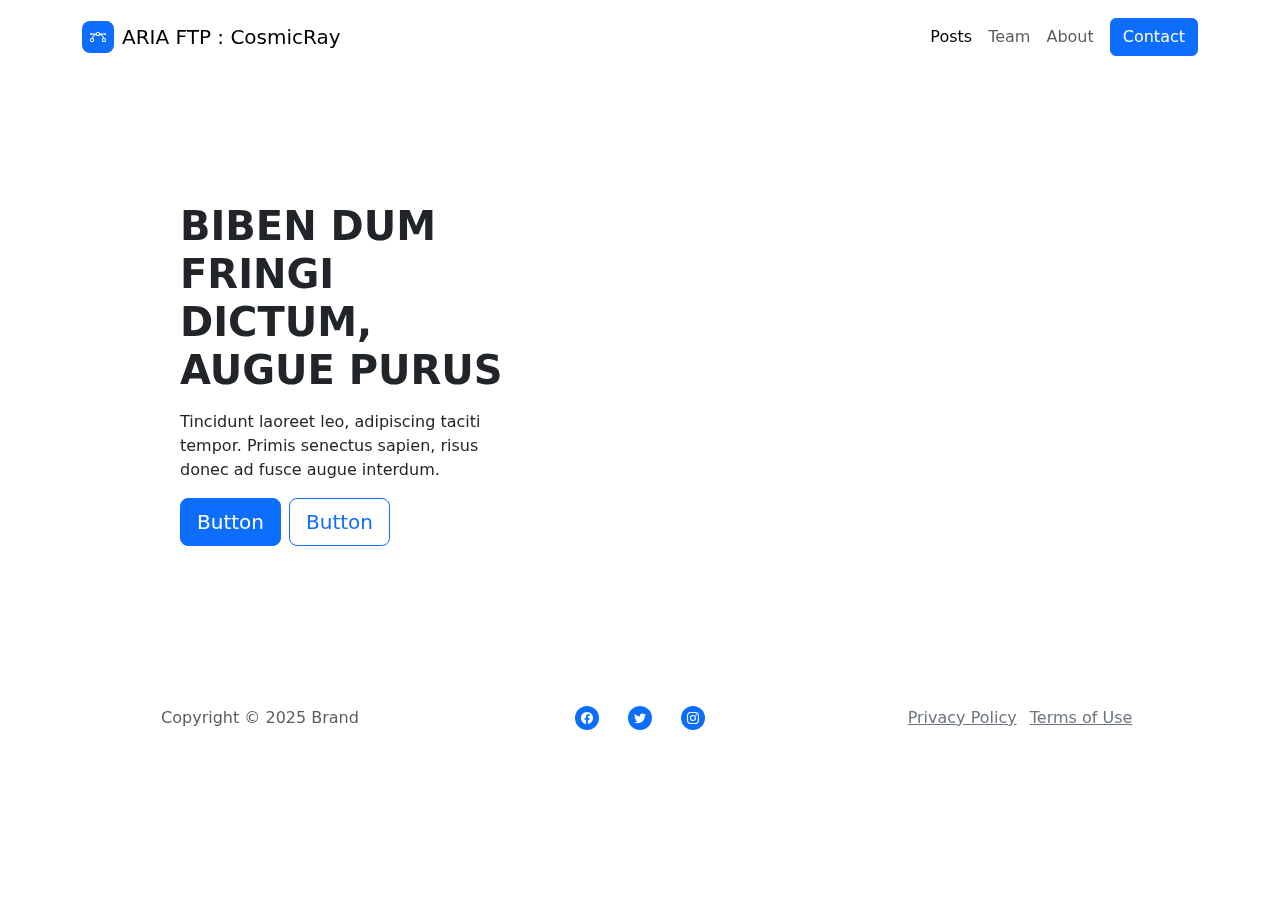
<file: index.html>
<!DOCTYPE html>
<html data-bs-theme="light" lang="en">

<head>
    <meta charset="utf-8">
    <meta name="viewport" content="width=device-width, initial-scale=1.0, shrink-to-fit=no">
    <title>AriaWebPage</title>
    <link rel="stylesheet" href="assets/bootstrap/css/bootstrap.min.css">
    <link rel="stylesheet" href="assets/css/Articles-Cards-images.css">
    <link rel="stylesheet" href="assets/css/Navbar-Right-Links-icons.css">
    <link rel="stylesheet" href="assets/css/untitled.css">
</head>

<body>
    <nav class="navbar navbar-expand-md bg-body py-3" style="background: rgb(230,7,7);color: rgb(7,120,234);">
        <div class="container"><a class="navbar-brand d-flex align-items-center" href="#"><span class="bs-icon-sm bs-icon-rounded bs-icon-primary d-flex justify-content-center align-items-center me-2 bs-icon" href="/"><svg xmlns="http://www.w3.org/2000/svg" width="1em" height="1em" fill="currentColor" viewBox="0 0 16 16" class="bi bi-bezier">
                        <path fill-rule="evenodd" d="M0 10.5A1.5 1.5 0 0 1 1.5 9h1A1.5 1.5 0 0 1 4 10.5v1A1.5 1.5 0 0 1 2.5 13h-1A1.5 1.5 0 0 1 0 11.5v-1zm1.5-.5a.5.5 0 0 0-.5.5v1a.5.5 0 0 0 .5.5h1a.5.5 0 0 0 .5-.5v-1a.5.5 0 0 0-.5-.5h-1zm10.5.5A1.5 1.5 0 0 1 13.5 9h1a1.5 1.5 0 0 1 1.5 1.5v1a1.5 1.5 0 0 1-1.5 1.5h-1a1.5 1.5 0 0 1-1.5-1.5v-1zm1.5-.5a.5.5 0 0 0-.5.5v1a.5.5 0 0 0 .5.5h1a.5.5 0 0 0 .5-.5v-1a.5.5 0 0 0-.5-.5h-1zM6 4.5A1.5 1.5 0 0 1 7.5 3h1A1.5 1.5 0 0 1 10 4.5v1A1.5 1.5 0 0 1 8.5 7h-1A1.5 1.5 0 0 1 6 5.5v-1zM7.5 4a.5.5 0 0 0-.5.5v1a.5.5 0 0 0 .5.5h1a.5.5 0 0 0 .5-.5v-1a.5.5 0 0 0-.5-.5h-1z"></path>
                        <path d="M6 4.5H1.866a1 1 0 1 0 0 1h2.668A6.517 6.517 0 0 0 1.814 9H2.5c.123 0 .244.015.358.043a5.517 5.517 0 0 1 3.185-3.185A1.503 1.503 0 0 1 6 5.5v-1zm3.957 1.358A1.5 1.5 0 0 0 10 5.5v-1h4.134a1 1 0 1 1 0 1h-2.668a6.517 6.517 0 0 1 2.72 3.5H13.5c-.123 0-.243.015-.358.043a5.517 5.517 0 0 0-3.185-3.185z"></path>
                    </svg></span><span href="/">ARIA FTP : CosmicRay</span></a><button data-bs-toggle="collapse" class="navbar-toggler" data-bs-target="#navcol-2"><span class="visually-hidden">Toggle navigation</span><span class="navbar-toggler-icon"></span></button>
            <div class="collapse navbar-collapse" id="navcol-2">
                <ul class="navbar-nav ms-auto">
                    <li class="nav-item"><a class="nav-link active" href="/post1.html">Posts</a></li>
                    <li class="nav-item"><a class="nav-link" href="/team.html">Team</a></li>
                    <li class="nav-item"><a class="nav-link" href="/about.html">About</a></li>
                </ul><a class="btn btn-primary ms-md-2" role="button" href="/contact.html">Contact</a>
            </div>
        </div>
    </nav>
    <div>
        <section>
            <div data-bss-parallax-bg="true" style="height: 600px;background-image: url(https://cdn.bootstrapstudio.io/placeholders/1400x800.png);background-position: center;background-size: cover;">
                <div class="container h-100">
                    <div class="row h-100">
                        <div class="col-md-6 text-center text-md-start d-flex d-sm-flex d-md-flex justify-content-center align-items-center justify-content-md-start align-items-md-center justify-content-xl-center">
                            <div style="max-width: 350px;">
                                <h1 class="text-uppercase fw-bold">Biben dum<br>fringi dictum, augue purus</h1>
                                <p class="my-3">Tincidunt laoreet leo, adipiscing taciti tempor. Primis senectus sapien, risus donec ad fusce augue interdum.</p><a class="btn btn-primary btn-lg me-2" role="button" href="#">Button</a><a class="btn btn-outline-primary btn-lg" role="button" href="#">Button</a>
                            </div>
                        </div>
                    </div>
                </div>
            </div>
        </section>
    </div>
    <footer class="text-center py-4">
        <div class="container">
            <div class="row row-cols-1 row-cols-lg-3">
                <div class="col">
                    <p class="text-muted my-2">Copyright&nbsp;© 2025 Brand</p>
                </div>
                <div class="col">
                    <ul class="list-inline my-2">
                        <li class="list-inline-item me-4">
                            <div class="bs-icon-circle bs-icon-primary bs-icon"><svg xmlns="http://www.w3.org/2000/svg" width="1em" height="1em" fill="currentColor" viewBox="0 0 16 16" class="bi bi-facebook">
                                    <path d="M16 8.049c0-4.446-3.582-8.05-8-8.05C3.58 0-.002 3.603-.002 8.05c0 4.017 2.926 7.347 6.75 7.951v-5.625h-2.03V8.05H6.75V6.275c0-2.017 1.195-3.131 3.022-3.131.876 0 1.791.157 1.791.157v1.98h-1.009c-.993 0-1.303.621-1.303 1.258v1.51h2.218l-.354 2.326H9.25V16c3.824-.604 6.75-3.934 6.75-7.951z"></path>
                                </svg></div>
                        </li>
                        <li class="list-inline-item me-4">
                            <div class="bs-icon-circle bs-icon-primary bs-icon"><svg xmlns="http://www.w3.org/2000/svg" width="1em" height="1em" fill="currentColor" viewBox="0 0 16 16" class="bi bi-twitter">
                                    <path d="M5.026 15c6.038 0 9.341-5.003 9.341-9.334 0-.14 0-.282-.006-.422A6.685 6.685 0 0 0 16 3.542a6.658 6.658 0 0 1-1.889.518 3.301 3.301 0 0 0 1.447-1.817 6.533 6.533 0 0 1-2.087.793A3.286 3.286 0 0 0 7.875 6.03a9.325 9.325 0 0 1-6.767-3.429 3.289 3.289 0 0 0 1.018 4.382A3.323 3.323 0 0 1 .64 6.575v.045a3.288 3.288 0 0 0 2.632 3.218 3.203 3.203 0 0 1-.865.115 3.23 3.23 0 0 1-.614-.057 3.283 3.283 0 0 0 3.067 2.277A6.588 6.588 0 0 1 .78 13.58a6.32 6.32 0 0 1-.78-.045A9.344 9.344 0 0 0 5.026 15z"></path>
                                </svg></div>
                        </li>
                        <li class="list-inline-item">
                            <div class="bs-icon-circle bs-icon-primary bs-icon"><svg xmlns="http://www.w3.org/2000/svg" width="1em" height="1em" fill="currentColor" viewBox="0 0 16 16" class="bi bi-instagram">
                                    <path d="M8 0C5.829 0 5.556.01 4.703.048 3.85.088 3.269.222 2.76.42a3.917 3.917 0 0 0-1.417.923A3.927 3.927 0 0 0 .42 2.76C.222 3.268.087 3.85.048 4.7.01 5.555 0 5.827 0 8.001c0 2.172.01 2.444.048 3.297.04.852.174 1.433.372 1.942.205.526.478.972.923 1.417.444.445.89.719 1.416.923.51.198 1.09.333 1.942.372C5.555 15.99 5.827 16 8 16s2.444-.01 3.298-.048c.851-.04 1.434-.174 1.943-.372a3.916 3.916 0 0 0 1.416-.923c.445-.445.718-.891.923-1.417.197-.509.332-1.09.372-1.942C15.99 10.445 16 10.173 16 8s-.01-2.445-.048-3.299c-.04-.851-.175-1.433-.372-1.941a3.926 3.926 0 0 0-.923-1.417A3.911 3.911 0 0 0 13.24.42c-.51-.198-1.092-.333-1.943-.372C10.443.01 10.172 0 7.998 0h.003zm-.717 1.442h.718c2.136 0 2.389.007 3.232.046.78.035 1.204.166 1.486.275.373.145.64.319.92.599.28.28.453.546.598.92.11.281.24.705.275 1.485.039.843.047 1.096.047 3.231s-.008 2.389-.047 3.232c-.035.78-.166 1.203-.275 1.485a2.47 2.47 0 0 1-.599.919c-.28.28-.546.453-.92.598-.28.11-.704.24-1.485.276-.843.038-1.096.047-3.232.047s-2.39-.009-3.233-.047c-.78-.036-1.203-.166-1.485-.276a2.478 2.478 0 0 1-.92-.598 2.48 2.48 0 0 1-.6-.92c-.109-.281-.24-.705-.275-1.485-.038-.843-.046-1.096-.046-3.233 0-2.136.008-2.388.046-3.231.036-.78.166-1.204.276-1.486.145-.373.319-.64.599-.92.28-.28.546-.453.92-.598.282-.11.705-.24 1.485-.276.738-.034 1.024-.044 2.515-.045v.002zm4.988 1.328a.96.96 0 1 0 0 1.92.96.96 0 0 0 0-1.92zm-4.27 1.122a4.109 4.109 0 1 0 0 8.217 4.109 4.109 0 0 0 0-8.217zm0 1.441a2.667 2.667 0 1 1 0 5.334 2.667 2.667 0 0 1 0-5.334z"></path>
                                </svg></div>
                        </li>
                    </ul>
                </div>
                <div class="col">
                    <ul class="list-inline my-2">
                        <li class="list-inline-item"><a class="link-secondary" href="#">Privacy Policy</a></li>
                        <li class="list-inline-item"><a class="link-secondary" href="#">Terms of Use</a></li>
                    </ul>
                </div>
            </div>
        </div>
    </footer>
    <script src="assets/bootstrap/js/bootstrap.min.js"></script>
    <script src="assets/js/bs-init.js"></script>
</body>

</html>
</file>
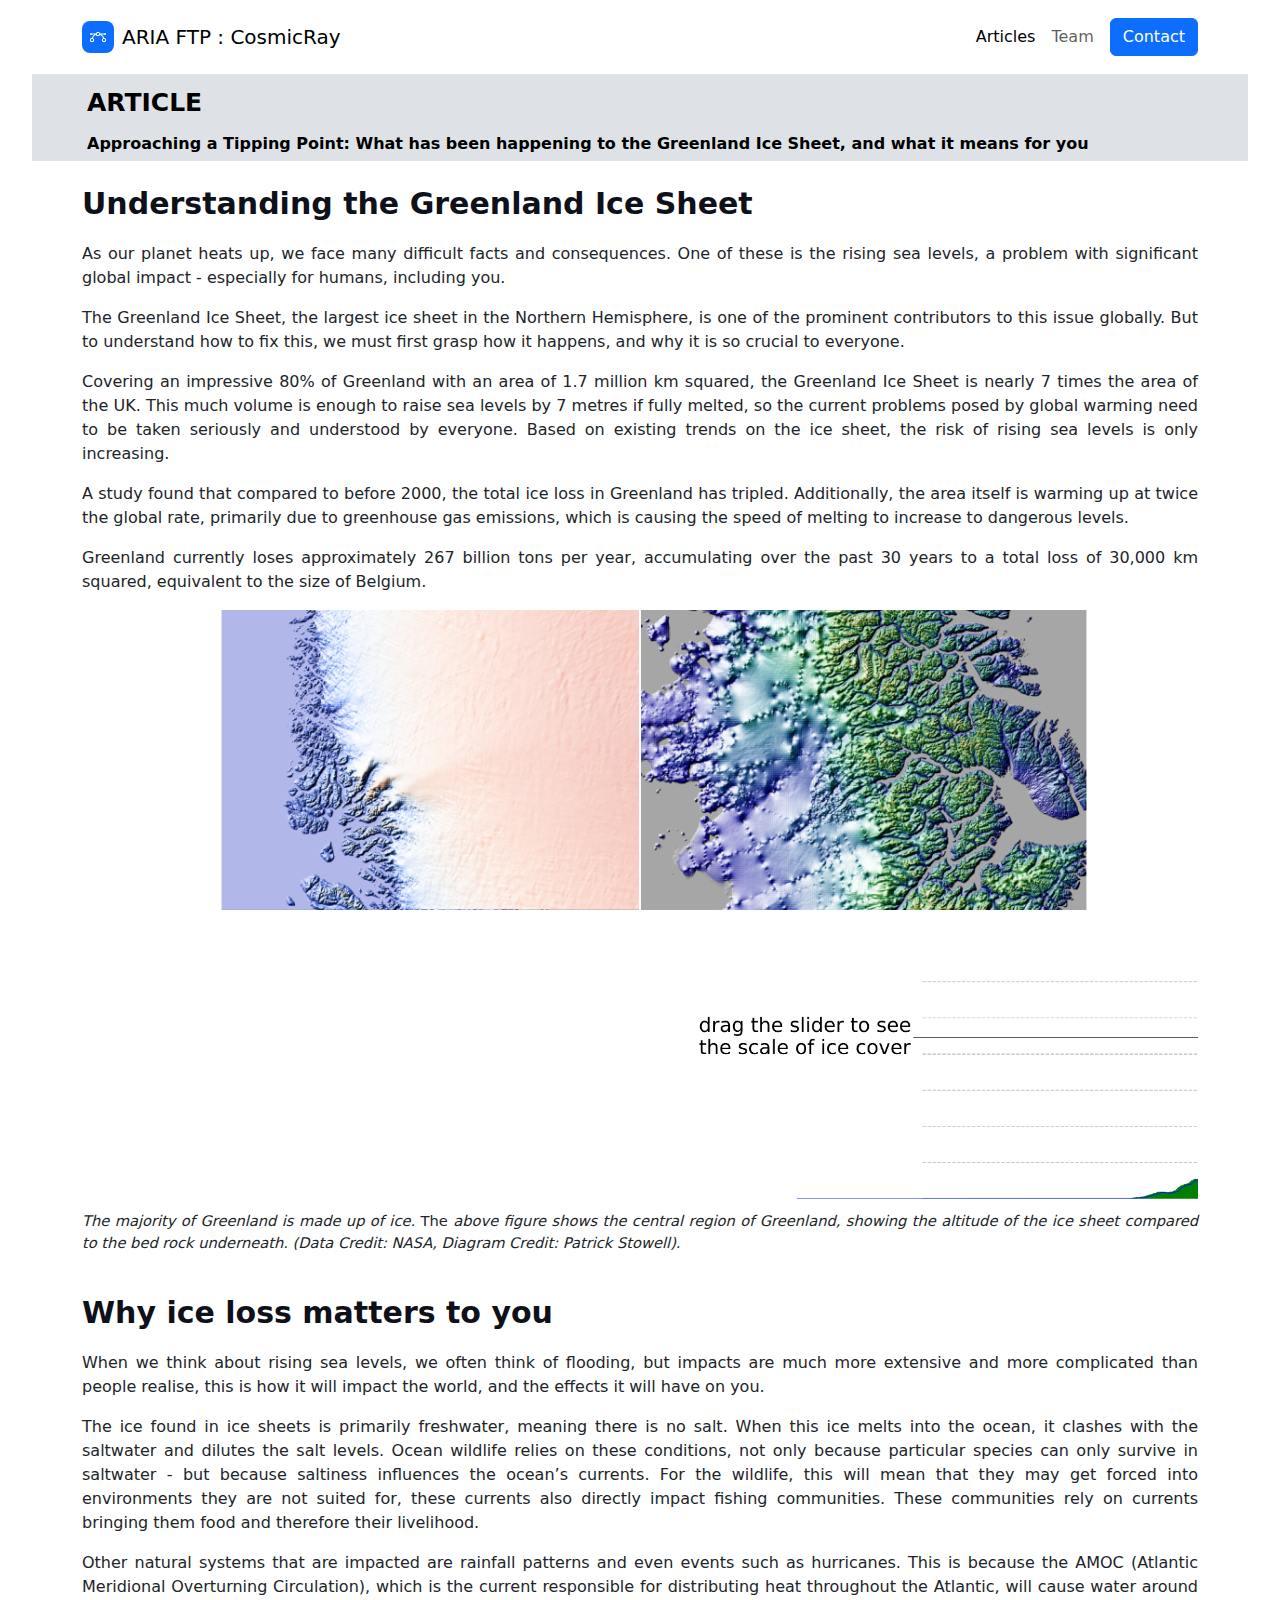
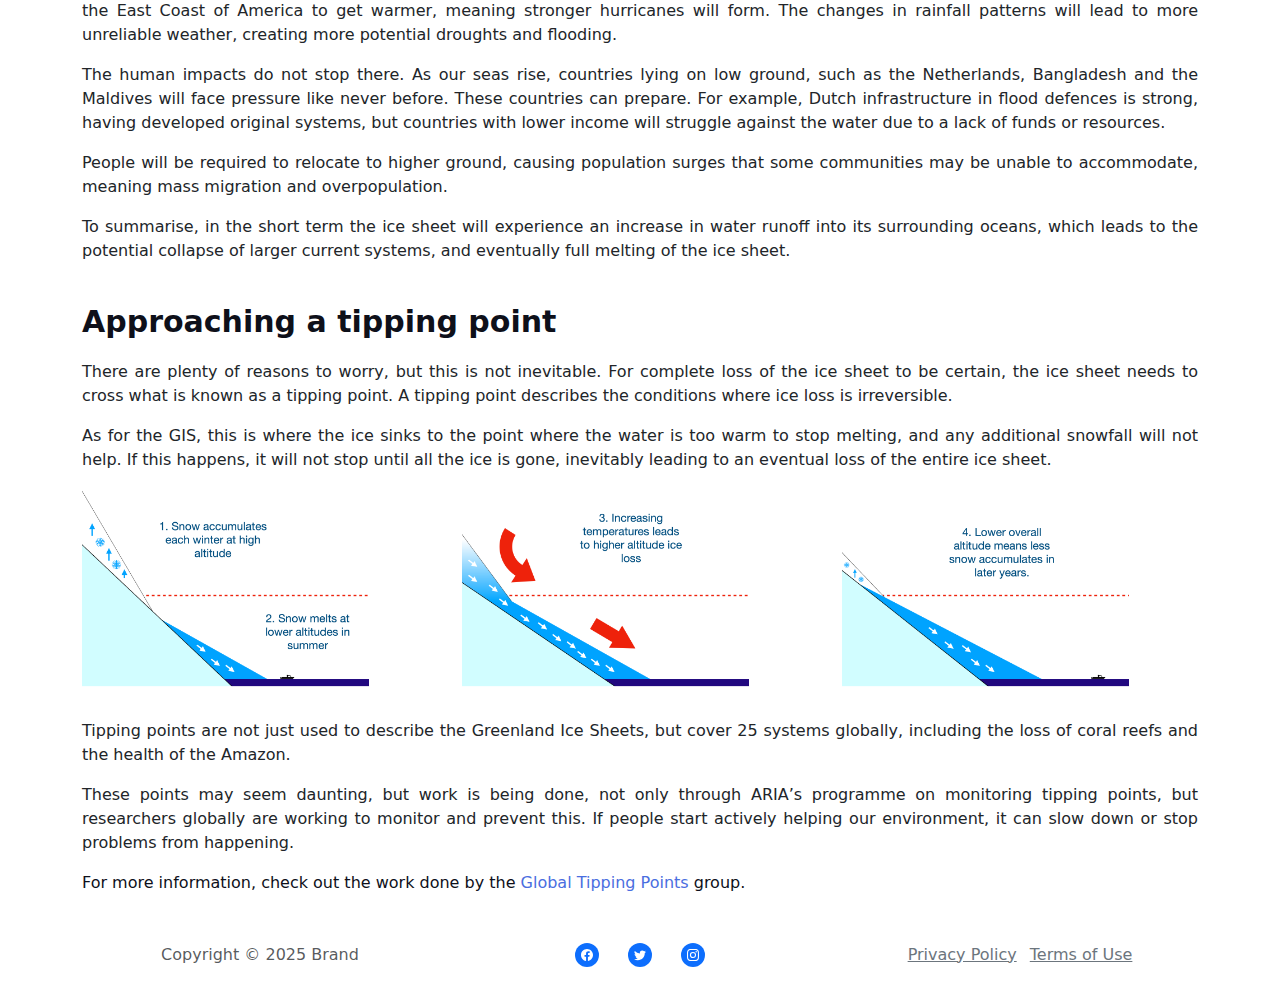
<file: post1.html>
<!DOCTYPE html>
<html data-bs-theme="light" lang="en">

<head>
    <meta charset="utf-8">
    <meta name="viewport" content="width=device-width, initial-scale=1.0, shrink-to-fit=no">
    <title>AriaWebPage</title>
    <link rel="stylesheet" href="assets/bootstrap/css/bootstrap.min.css">
    <link rel="stylesheet" href="assets/css/Articles-Cards-images.css">
    <link rel="stylesheet" href="assets/css/Navbar-Right-Links-icons.css">
    <link rel="stylesheet" href="assets/css/untitled.css">
</head>

<body>
    <div class="divtest">
        <nav class="navbar navbar-expand-md bg-body py-3 navbartop" style="/*background: rgb(230,7,7);*//*color: rgb(7,120,234);*/">
            <div class="container"><a class="navbar-brand d-flex align-items-center" href="#"><span class="bs-icon-sm bs-icon-rounded bs-icon-primary d-flex justify-content-center align-items-center me-2 bs-icon" href="index.html"><svg xmlns="http://www.w3.org/2000/svg" width="1em" height="1em" fill="currentColor" viewBox="0 0 16 16" class="bi bi-bezier">
                            <path fill-rule="evenodd" d="M0 10.5A1.5 1.5 0 0 1 1.5 9h1A1.5 1.5 0 0 1 4 10.5v1A1.5 1.5 0 0 1 2.5 13h-1A1.5 1.5 0 0 1 0 11.5v-1zm1.5-.5a.5.5 0 0 0-.5.5v1a.5.5 0 0 0 .5.5h1a.5.5 0 0 0 .5-.5v-1a.5.5 0 0 0-.5-.5h-1zm10.5.5A1.5 1.5 0 0 1 13.5 9h1a1.5 1.5 0 0 1 1.5 1.5v1a1.5 1.5 0 0 1-1.5 1.5h-1a1.5 1.5 0 0 1-1.5-1.5v-1zm1.5-.5a.5.5 0 0 0-.5.5v1a.5.5 0 0 0 .5.5h1a.5.5 0 0 0 .5-.5v-1a.5.5 0 0 0-.5-.5h-1zM6 4.5A1.5 1.5 0 0 1 7.5 3h1A1.5 1.5 0 0 1 10 4.5v1A1.5 1.5 0 0 1 8.5 7h-1A1.5 1.5 0 0 1 6 5.5v-1zM7.5 4a.5.5 0 0 0-.5.5v1a.5.5 0 0 0 .5.5h1a.5.5 0 0 0 .5-.5v-1a.5.5 0 0 0-.5-.5h-1z"></path>
                            <path d="M6 4.5H1.866a1 1 0 1 0 0 1h2.668A6.517 6.517 0 0 0 1.814 9H2.5c.123 0 .244.015.358.043a5.517 5.517 0 0 1 3.185-3.185A1.503 1.503 0 0 1 6 5.5v-1zm3.957 1.358A1.5 1.5 0 0 0 10 5.5v-1h4.134a1 1 0 1 1 0 1h-2.668a6.517 6.517 0 0 1 2.72 3.5H13.5c-.123 0-.243.015-.358.043a5.517 5.517 0 0 0-3.185-3.185z"></path>
                        </svg></span><span href="index.html">ARIA FTP : CosmicRay</span></a><button data-bs-toggle="collapse" class="navbar-toggler" data-bs-target="#navcol-2"><span class="visually-hidden">Toggle navigation</span><span class="navbar-toggler-icon"></span></button>
                <div class="collapse navbar-collapse" id="navcol-2">
                    <ul class="navbar-nav ms-auto">
                        <li class="nav-item"><a class="nav-link active" href="#">Articles</a></li>
                        <li class="nav-item"><a class="nav-link" href="#">Team</a></li>
                    </ul><a class="btn btn-primary ms-md-2" role="button" href="#">Contact</a>
                </div>
            </div>
        </nav>
    </div>
    <div>
        <div class="container">
            <div class="row">
                <div class="col-md-12">
                    <p class="article-container gray"><strong><span style="color: rgb(0, 0, 0); background-color: transparent;">ARTICLE</span></strong></p>
                    <p class="title-container gray"><strong><span style="color: rgb(0, 0, 0); background-color: transparent;">Approaching a Tipping Point: What has been happening to the Greenland Ice Sheet, and what it means for you</span></strong></p>
                </div>
            </div>
        </div>
    </div>
    <div>
        <div class="container">
            <div class="row">
                <div class="col-md-12">
                    <p class="title-lower"><strong><span style="color: rgb(14, 16, 26); background-color: transparent;">Understanding the Greenland Ice Sheet&nbsp;</span></strong></p>
                    <p style="font-size: 12pt;text-align: justify;">As our planet heats up, we face many difficult facts and consequences. One of these is the rising sea levels, a problem with significant global impact - especially for humans, including you.</p>
                    <p style="font-size: 12pt;text-align: justify;">The Greenland Ice Sheet, the largest ice sheet in the Northern Hemisphere, is one of the prominent contributors to this issue globally. But to understand how to fix this, we must first grasp how it happens, and why it is so crucial to everyone.</p>
                    <p style="font-size: 12pt;text-align: justify;">Covering an impressive 80% of Greenland with an area of 1.7 million km squared, the Greenland Ice Sheet is nearly 7 times the area of the UK. This much volume is enough to raise sea levels by 7 metres if fully melted, so the current problems posed by global warming need to be taken seriously and understood by everyone. Based on existing trends on the ice sheet, the risk of rising sea levels is only increasing.</p>
                    <p style="font-size: 12pt;text-align: justify;">A study found that compared to before 2000, the total ice loss in Greenland has tripled. Additionally, the area itself is warming up at twice the global rate, primarily due to greenhouse gas emissions, which is causing the speed of melting to increase to dangerous levels.</p>
                    <p style="font-size: 12pt;text-align: justify;">Greenland currently loses approximately 267 billion tons per year, accumulating over the past 30 years to a total loss of 30,000 km squared, equivalent to the size of Belgium.</p>
                    <div>
                        <div id="slider1" class="slider-container"><img id="bottomImage" src="assets/img/rockheight.png" alt="Image 1A"><img id="topImage" class="slider-image-top" src="assets/img/iceheight.png" alt="Image 1B">
                            <div id="handle" class="slider-handle"></div>
                        </div>
                        <div id="zoom" class="slider-container"><img id="zoomImage2" src="assets/img/updated_xaxisnoice.png" alt="Zoomed Region2" style="width: 400%;"><img id="zoomImage" class="slider-image-top" src="assets/img/updated_xaxis.png" alt="Zoomed Region" style="width: 400%;">
                            <div id="handlelow" class="slider-handle"></div>
                        </div><script>
  const slider = document.getElementById('slider1');
  const topImage = document.getElementById('topImage');
  const handle = document.getElementById('handle');
  const zoomImage = document.getElementById('zoomImage');
    const zoomImage2 = document.getElementById('zoomImage2');
  const zoomContainer = document.getElementById('zoom');
  const handlelow = document.getElementById('handlelow');

  const moveSlider = (x) => {
    const rect = slider.getBoundingClientRect();
    let offset = x - rect.left;
    offset = Math.max(0, Math.min(offset, rect.width)); // clamp

    const percent = offset / rect.width * 100;

    // Update clip-path and handle
    topImage.style.clipPath = `inset(0 ${100 - percent}% 0 0)`;
    handle.style.left = `${percent}%`;
    // handlelow.style.left = `${percent}%`;

      // 
      
      // zoomImage.style.marginTop = `${- percent}% `;
      
    zoomImage.style.clipPath = `inset(0 ${100-percent}% 0 0)`;
      
    zoomImage.style.marginLeft = `${-percent*4+50}%`;
     
    zoomImage2.style.clipPath = `inset(0 0 0 ${percent-10}%)`;
      
    zoomImage2.style.marginLeft = `${-percent*4+50}%`;
      
      
      
//     zoomImage.style.clipPath = `inset(0 ${100-percent}% 0 ${percent-10}%)`;
      
//     zoomImage.style.marginLeft = `${-percent*4+50}%`;
     
//     zoomImage2.style.clipPath = `inset(0 ${100-percent-10}% 0 ${percent-10}%)`;
      
//     zoomImage2.style.marginLeft = `${-percent*4+50}%`;
      
      
      // zoomImage.style.marginRight = `${-50 - percent}%`;


      // Zoom logic
    const zoomWidth = zoomContainer.offsetWidth;
    const zoomHeight = zoomContainer.offsetHeight;
    const imgWidth = zoomImage.offsetWidth;
    const imgHeight = zoomImage.offsetHeight;

    const zoomX = (offset / rect.width) * (imgWidth - zoomWidth);
    // const zoomY = (imgHeight - zoomHeight) / 2;

    // zoomImage.style.leftMargin = `-${zoomX}px`;
    // zoomImage.style.rightMargin = `-${zoomY}px`;
  };

  let isDragging = false;

  slider.addEventListener('mousedown', (e) => {
    isDragging = true;
    moveSlider(e.clientX);
  });

  slider.addEventListener('mousemove', (e) => {
    if (isDragging) moveSlider(e.clientX);
  });

  window.addEventListener('mouseup', () => isDragging = false);

  slider.addEventListener('touchstart', (e) => moveSlider(e.touches[0].clientX));
  slider.addEventListener('touchmove', (e) => moveSlider(e.touches[0].clientX));
</script><span></span>
                    </div>
                    <p style="font-size: 11pt;text-align: justify;"><em>The majority of Greenland is made up of ice.</em>&nbsp;The<em>&nbsp;above figure shows the central region of Greenland, showing the altitude of the ice sheet compared to the bed rock underneath. (Data Credit: NASA, Diagram Credit: Patrick Stowell).</em></p><span></span>
                    <p style="font-size: 12pt;text-align: justify;"></p><span></span>
                </div>
            </div>
            <div class="row">
                <div class="col-md-12">
                    <p class="title-lower"><strong><span style="color: rgb(14, 16, 26); background-color: transparent;">Why ice loss matters to you</span></strong></p>
                    <p style="font-size: 12pt;text-align: justify;">When we think about rising sea levels, we often think of flooding, but impacts are much more extensive and more complicated than people realise, this is how it will impact the world, and the effects it will have on you.</p><span></span>
                    <p style="font-size: 12pt;text-align: justify;">The ice found in ice sheets is primarily freshwater, meaning there is no salt. When this ice melts into the ocean, it clashes with the saltwater and dilutes the salt levels. Ocean wildlife relies on these conditions, not only because particular species can only survive in saltwater - but because saltiness influences the ocean’s currents. For the wildlife, this will mean that they may get forced into environments they are not suited for, these currents also directly impact fishing communities. These communities rely on currents bringing them food and therefore their livelihood.</p>
                    <p style="font-size: 12pt;text-align: justify;">Other natural systems that are impacted are rainfall patterns and even events such as hurricanes. This is because the AMOC (Atlantic Meridional Overturning Circulation), which is the current responsible for distributing heat throughout the Atlantic, will cause water around the East Coast of America to get warmer, meaning stronger hurricanes will form. The changes in rainfall patterns will lead to more unreliable weather, creating more potential droughts and flooding.</p>
                    <p></p>
                    <p style="font-size:12pt;text-align: justify;">The human impacts do not stop there. As our seas rise, countries lying on low ground, such as the Netherlands, Bangladesh and the Maldives will face pressure like never before. These countries can prepare. For example, Dutch infrastructure in flood defences is strong, having developed original systems, but countries with lower income will struggle against the water due to a lack of funds or resources.</p>
                    <p style="font-size:12pt;text-align: justify;">People will be required to relocate to higher ground, causing population surges that some communities may be unable to accommodate, meaning mass migration and overpopulation.</p>
                    <p style="font-size:12pt;text-align: justify;">To summarise, in the short term the ice sheet will experience an increase in water runoff into its surrounding oceans, which leads to the potential collapse of larger current systems, and eventually full melting of the ice sheet.</p>
                </div>
            </div>
            <div class="row">
                <div class="col-md-12">
                    <p class="title-lower"><strong><span style="color: rgb(14, 16, 26); background-color: transparent;">Approaching a tipping point</span></strong></p>
                    <p style="font-size: 12pt;text-align: justify;">There are plenty of reasons to worry, but this is not inevitable. For complete loss of the ice sheet to be certain, the ice sheet needs to cross what is known as a tipping point. A tipping point describes the conditions where ice loss is irreversible.</p><span></span>
                    <p style="font-size: 12pt;text-align: justify;">As for the GIS, this is where the ice sinks to the point where the water is too warm to stop melting, and any additional snowfall will not help. If this happens, it will not stop until all the ice is gone, inevitably leading to an eventual loss of the entire ice sheet.</p>
                </div>
            </div>
        </div>
    </div>
    <div class="container">
        <div class="row">
            <div class="col-md-4" style="align-items: center"><img src="assets/img/clipboard-image-9.png" style="height:215px;  align-items: center"></div>
            <div class="col-md-4"><img src="assets/img/clipboard-image-10.png" style="height: 215px; align-items: center"></div>
            <div class="col-md-4" stye="align-items: center"><img src="assets/img/clipboard-image-11.png" style="height: 215px; align-items: center"></div>
        </div>
    </div>
    <div class="container">
        <div class="row">
            <div class="col-md-12">
                <p style="font-style: italic;font-size: 11pt;/*font-color: #;*/"></p>
                <p style="font-size: 12pt;text-align: justify;">Tipping points are not just used to describe the Greenland Ice Sheets, but cover 25 systems globally, including the loss of coral reefs and the health of the Amazon.</p>
                <p style="font-size: 12pt;text-align: justify;">These points may seem daunting, but work is being done, not only through ARIA’s programme on monitoring tipping points, but researchers globally are working to monitor and prevent this. If people start actively helping our environment, it can slow down or stop problems from happening.</p>
                <p style="font-size: 12pt;text-align: justify;"><span style="color: rgb(14, 16, 26);">For more information, check out the work done by the </span><span style="color: rgb(74, 110, 224);">Global Tipping Points </span><span style="color: rgb(14, 16, 26);">group.</span></p><span></span>
            </div>
        </div>
    </div>
    <footer class="text-center py-4">
        <div class="container">
            <div class="row row-cols-1 row-cols-lg-3">
                <div class="col">
                    <p class="text-muted my-2">Copyright&nbsp;© 2025 Brand</p>
                </div>
                <div class="col">
                    <ul class="list-inline my-2">
                        <li class="list-inline-item me-4">
                            <div class="bs-icon-circle bs-icon-primary bs-icon"><svg xmlns="http://www.w3.org/2000/svg" width="1em" height="1em" fill="currentColor" viewBox="0 0 16 16" class="bi bi-facebook">
                                    <path d="M16 8.049c0-4.446-3.582-8.05-8-8.05C3.58 0-.002 3.603-.002 8.05c0 4.017 2.926 7.347 6.75 7.951v-5.625h-2.03V8.05H6.75V6.275c0-2.017 1.195-3.131 3.022-3.131.876 0 1.791.157 1.791.157v1.98h-1.009c-.993 0-1.303.621-1.303 1.258v1.51h2.218l-.354 2.326H9.25V16c3.824-.604 6.75-3.934 6.75-7.951z"></path>
                                </svg></div>
                        </li>
                        <li class="list-inline-item me-4">
                            <div class="bs-icon-circle bs-icon-primary bs-icon"><svg xmlns="http://www.w3.org/2000/svg" width="1em" height="1em" fill="currentColor" viewBox="0 0 16 16" class="bi bi-twitter">
                                    <path d="M5.026 15c6.038 0 9.341-5.003 9.341-9.334 0-.14 0-.282-.006-.422A6.685 6.685 0 0 0 16 3.542a6.658 6.658 0 0 1-1.889.518 3.301 3.301 0 0 0 1.447-1.817 6.533 6.533 0 0 1-2.087.793A3.286 3.286 0 0 0 7.875 6.03a9.325 9.325 0 0 1-6.767-3.429 3.289 3.289 0 0 0 1.018 4.382A3.323 3.323 0 0 1 .64 6.575v.045a3.288 3.288 0 0 0 2.632 3.218 3.203 3.203 0 0 1-.865.115 3.23 3.23 0 0 1-.614-.057 3.283 3.283 0 0 0 3.067 2.277A6.588 6.588 0 0 1 .78 13.58a6.32 6.32 0 0 1-.78-.045A9.344 9.344 0 0 0 5.026 15z"></path>
                                </svg></div>
                        </li>
                        <li class="list-inline-item">
                            <div class="bs-icon-circle bs-icon-primary bs-icon"><svg xmlns="http://www.w3.org/2000/svg" width="1em" height="1em" fill="currentColor" viewBox="0 0 16 16" class="bi bi-instagram">
                                    <path d="M8 0C5.829 0 5.556.01 4.703.048 3.85.088 3.269.222 2.76.42a3.917 3.917 0 0 0-1.417.923A3.927 3.927 0 0 0 .42 2.76C.222 3.268.087 3.85.048 4.7.01 5.555 0 5.827 0 8.001c0 2.172.01 2.444.048 3.297.04.852.174 1.433.372 1.942.205.526.478.972.923 1.417.444.445.89.719 1.416.923.51.198 1.09.333 1.942.372C5.555 15.99 5.827 16 8 16s2.444-.01 3.298-.048c.851-.04 1.434-.174 1.943-.372a3.916 3.916 0 0 0 1.416-.923c.445-.445.718-.891.923-1.417.197-.509.332-1.09.372-1.942C15.99 10.445 16 10.173 16 8s-.01-2.445-.048-3.299c-.04-.851-.175-1.433-.372-1.941a3.926 3.926 0 0 0-.923-1.417A3.911 3.911 0 0 0 13.24.42c-.51-.198-1.092-.333-1.943-.372C10.443.01 10.172 0 7.998 0h.003zm-.717 1.442h.718c2.136 0 2.389.007 3.232.046.78.035 1.204.166 1.486.275.373.145.64.319.92.599.28.28.453.546.598.92.11.281.24.705.275 1.485.039.843.047 1.096.047 3.231s-.008 2.389-.047 3.232c-.035.78-.166 1.203-.275 1.485a2.47 2.47 0 0 1-.599.919c-.28.28-.546.453-.92.598-.28.11-.704.24-1.485.276-.843.038-1.096.047-3.232.047s-2.39-.009-3.233-.047c-.78-.036-1.203-.166-1.485-.276a2.478 2.478 0 0 1-.92-.598 2.48 2.48 0 0 1-.6-.92c-.109-.281-.24-.705-.275-1.485-.038-.843-.046-1.096-.046-3.233 0-2.136.008-2.388.046-3.231.036-.78.166-1.204.276-1.486.145-.373.319-.64.599-.92.28-.28.546-.453.92-.598.282-.11.705-.24 1.485-.276.738-.034 1.024-.044 2.515-.045v.002zm4.988 1.328a.96.96 0 1 0 0 1.92.96.96 0 0 0 0-1.92zm-4.27 1.122a4.109 4.109 0 1 0 0 8.217 4.109 4.109 0 0 0 0-8.217zm0 1.441a2.667 2.667 0 1 1 0 5.334 2.667 2.667 0 0 1 0-5.334z"></path>
                                </svg></div>
                        </li>
                    </ul>
                </div>
                <div class="col">
                    <ul class="list-inline my-2">
                        <li class="list-inline-item"><a class="link-secondary" href="#">Privacy Policy</a></li>
                        <li class="list-inline-item"><a class="link-secondary" href="#">Terms of Use</a></li>
                    </ul>
                </div>
            </div>
        </div>
    </footer>
    <script src="assets/bootstrap/js/bootstrap.min.js"></script>
    <script src="assets/js/bs-init.js"></script>
</body>

</html>
</file>
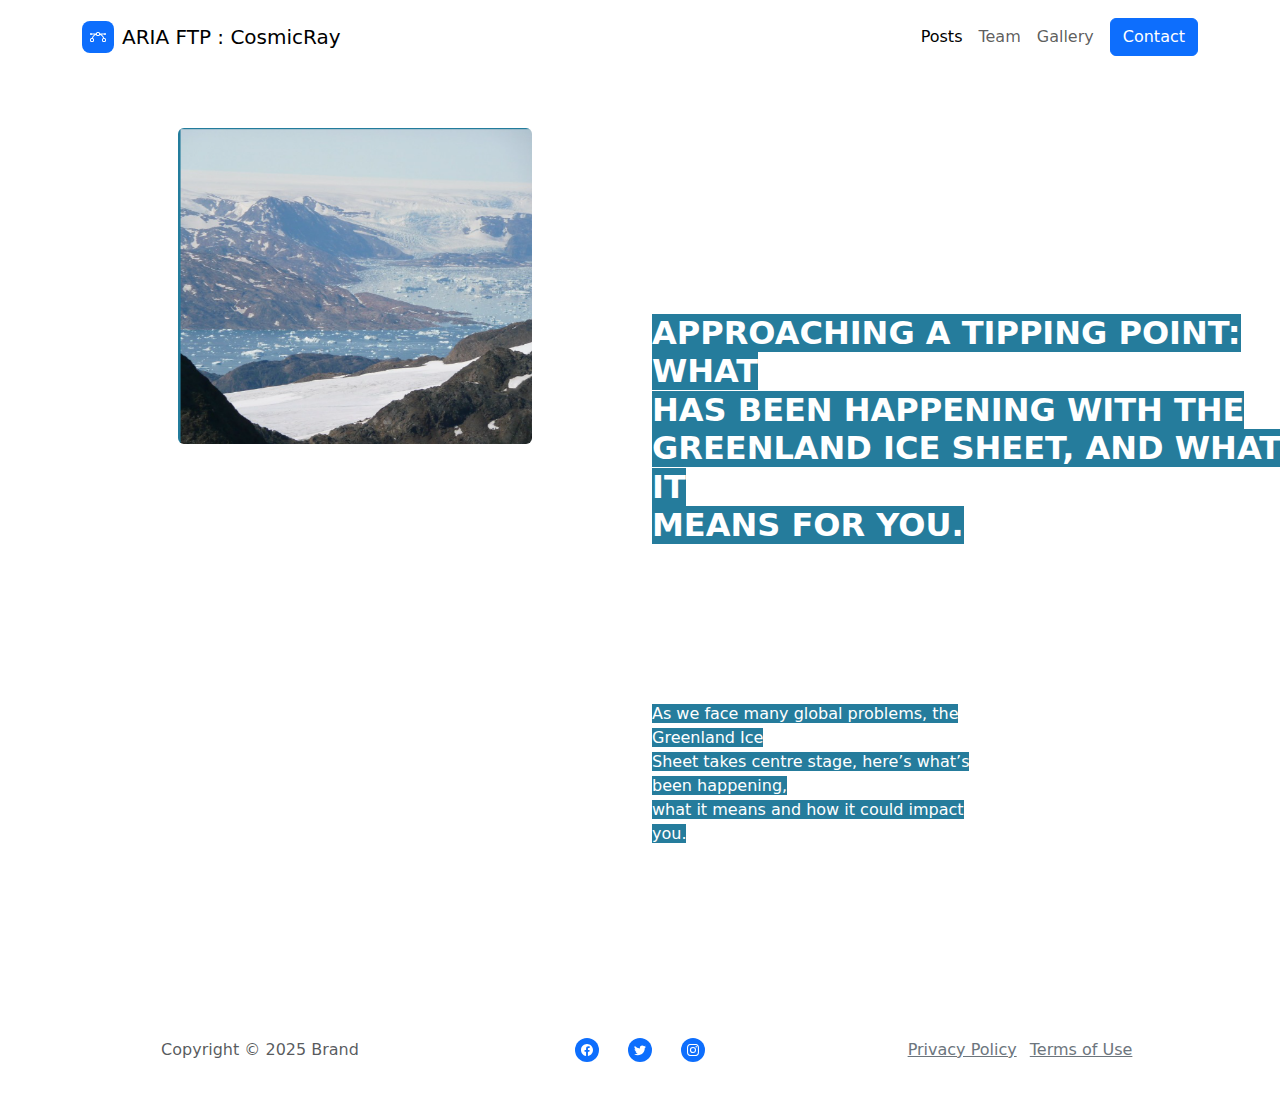
<file: posts.html>
<!DOCTYPE html>
<html data-bs-theme="light" lang="en">

<head>
    <meta charset="utf-8">
    <meta name="viewport" content="width=device-width, initial-scale=1.0, shrink-to-fit=no">
    <title>AriaWebPage</title>
    <link rel="stylesheet" href="assets/bootstrap/css/bootstrap.min.css">
    <link rel="stylesheet" href="assets/css/Articles-Cards-images.css">
    <link rel="stylesheet" href="assets/css/Navbar-Right-Links-icons.css">
    <link rel="stylesheet" href="assets/css/untitled.css">
</head>

<body>
    <nav class="navbar navbar-expand-md bg-body py-3" style="background: rgb(230,7,7);color: rgb(7,120,234);">
        <div class="container"><a class="navbar-brand d-flex align-items-center" href="#"><span class="bs-icon-sm bs-icon-rounded bs-icon-primary d-flex justify-content-center align-items-center me-2 bs-icon"><svg xmlns="http://www.w3.org/2000/svg" width="1em" height="1em" fill="currentColor" viewBox="0 0 16 16" class="bi bi-bezier">
                        <path fill-rule="evenodd" d="M0 10.5A1.5 1.5 0 0 1 1.5 9h1A1.5 1.5 0 0 1 4 10.5v1A1.5 1.5 0 0 1 2.5 13h-1A1.5 1.5 0 0 1 0 11.5v-1zm1.5-.5a.5.5 0 0 0-.5.5v1a.5.5 0 0 0 .5.5h1a.5.5 0 0 0 .5-.5v-1a.5.5 0 0 0-.5-.5h-1zm10.5.5A1.5 1.5 0 0 1 13.5 9h1a1.5 1.5 0 0 1 1.5 1.5v1a1.5 1.5 0 0 1-1.5 1.5h-1a1.5 1.5 0 0 1-1.5-1.5v-1zm1.5-.5a.5.5 0 0 0-.5.5v1a.5.5 0 0 0 .5.5h1a.5.5 0 0 0 .5-.5v-1a.5.5 0 0 0-.5-.5h-1zM6 4.5A1.5 1.5 0 0 1 7.5 3h1A1.5 1.5 0 0 1 10 4.5v1A1.5 1.5 0 0 1 8.5 7h-1A1.5 1.5 0 0 1 6 5.5v-1zM7.5 4a.5.5 0 0 0-.5.5v1a.5.5 0 0 0 .5.5h1a.5.5 0 0 0 .5-.5v-1a.5.5 0 0 0-.5-.5h-1z"></path>
                        <path d="M6 4.5H1.866a1 1 0 1 0 0 1h2.668A6.517 6.517 0 0 0 1.814 9H2.5c.123 0 .244.015.358.043a5.517 5.517 0 0 1 3.185-3.185A1.503 1.503 0 0 1 6 5.5v-1zm3.957 1.358A1.5 1.5 0 0 0 10 5.5v-1h4.134a1 1 0 1 1 0 1h-2.668a6.517 6.517 0 0 1 2.72 3.5H13.5c-.123 0-.243.015-.358.043a5.517 5.517 0 0 0-3.185-3.185z"></path>
                    </svg></span><span>ARIA FTP : CosmicRay</span></a><button data-bs-toggle="collapse" class="navbar-toggler" data-bs-target="#navcol-2"><span class="visually-hidden">Toggle navigation</span><span class="navbar-toggler-icon"></span></button>
            <div class="collapse navbar-collapse" id="navcol-2">
                <ul class="navbar-nav ms-auto">
                    <li class="nav-item"><a class="nav-link active" href="#">Posts</a></li>
                    <li class="nav-item"><a class="nav-link" href="#">Team</a></li>
                    <li class="nav-item"><a class="nav-link" href="#">Gallery</a></li>
                </ul><a class="btn btn-primary ms-md-2" role="button" href="#">Contact</a>
            </div>
        </div>
    </nav>
    <div>
        <div class="container py-4 py-xl-5">
            <div class="row gy-4 gy-md-0">
                <div class="col-md-6" style="padding-top: 0px;margin-top: -90px;margin-bottom: 200px;">
                    <div class="p-xl-5 m-xl-5"><img class="rounded img-fluid w-100 fit-cover" style="min-height: 300px;" src="assets/img/clipboard-image-1.png"></div>
                </div>
                <div class="col-md-6 d-md-flex align-items-md-center">
                    <div style="max-width: 350px;">
                        <h2 class="text-uppercase fw-bold" style="margin-right: -294px;padding-bottom: 0px;margin-bottom: -132px;"><br> <br> <br><span style="background-color: rgb(37, 124, 156);"> </span><br><span style="background-color: rgb(37, 124, 156);"> </span><br><span style="background-color: rgb(37, 124, 156);"> </span><span style="color: rgb(255, 255, 255); background-color: rgb(37, 124, 156);">Approaching a Tipping Point: What</span><br><span style="color: rgb(255, 255, 255); background-color: rgb(37, 124, 156);">has been happening with the</span><br><span style="color: rgb(255, 255, 255); background-color: rgb(37, 124, 156);">Greenland Ice Sheet, and what it</span><br><span style="color: rgb(255, 255, 255); background-color: rgb(37, 124, 156);">means for you.</span><br><span style="background-color: rgb(37, 124, 156);"> </span><br><span style="background-color: rgb(37, 124, 156);"> </span><br><span style="background-color: rgb(37, 124, 156);"> </span><br> <br> </h2>
                        <p class="my-3" style="padding-top: 0px;margin-top: 0px;"><br> <br> <br><span style="background-color: rgb(37, 124, 156);"> </span><br><span style="background-color: rgb(37, 124, 156);"> </span><br><span style="background-color: rgb(37, 124, 156);"> </span><span style="color: rgb(255, 255, 255); background-color: rgb(37, 124, 156);">As we face many global problems, the Greenland Ice</span><br><span style="color: rgb(255, 255, 255); background-color: rgb(37, 124, 156);">Sheet takes centre stage, here’s what’s been happening,</span><br><span style="color: rgb(255, 255, 255); background-color: rgb(37, 124, 156);">what it means and how it could impact you.</span><br><span style="background-color: rgb(37, 124, 156);"> </span><br><span style="background-color: rgb(37, 124, 156);"> </span><br><span style="background-color: rgb(37, 124, 156);"> </span><br> <br> </p>
                    </div>
                </div>
            </div>
        </div>
    </div>
    <footer class="text-center py-4">
        <div class="container">
            <div class="row row-cols-1 row-cols-lg-3">
                <div class="col">
                    <p class="text-muted my-2">Copyright&nbsp;© 2025 Brand</p>
                </div>
                <div class="col">
                    <ul class="list-inline my-2">
                        <li class="list-inline-item me-4">
                            <div class="bs-icon-circle bs-icon-primary bs-icon"><svg xmlns="http://www.w3.org/2000/svg" width="1em" height="1em" fill="currentColor" viewBox="0 0 16 16" class="bi bi-facebook">
                                    <path d="M16 8.049c0-4.446-3.582-8.05-8-8.05C3.58 0-.002 3.603-.002 8.05c0 4.017 2.926 7.347 6.75 7.951v-5.625h-2.03V8.05H6.75V6.275c0-2.017 1.195-3.131 3.022-3.131.876 0 1.791.157 1.791.157v1.98h-1.009c-.993 0-1.303.621-1.303 1.258v1.51h2.218l-.354 2.326H9.25V16c3.824-.604 6.75-3.934 6.75-7.951z"></path>
                                </svg></div>
                        </li>
                        <li class="list-inline-item me-4">
                            <div class="bs-icon-circle bs-icon-primary bs-icon"><svg xmlns="http://www.w3.org/2000/svg" width="1em" height="1em" fill="currentColor" viewBox="0 0 16 16" class="bi bi-twitter">
                                    <path d="M5.026 15c6.038 0 9.341-5.003 9.341-9.334 0-.14 0-.282-.006-.422A6.685 6.685 0 0 0 16 3.542a6.658 6.658 0 0 1-1.889.518 3.301 3.301 0 0 0 1.447-1.817 6.533 6.533 0 0 1-2.087.793A3.286 3.286 0 0 0 7.875 6.03a9.325 9.325 0 0 1-6.767-3.429 3.289 3.289 0 0 0 1.018 4.382A3.323 3.323 0 0 1 .64 6.575v.045a3.288 3.288 0 0 0 2.632 3.218 3.203 3.203 0 0 1-.865.115 3.23 3.23 0 0 1-.614-.057 3.283 3.283 0 0 0 3.067 2.277A6.588 6.588 0 0 1 .78 13.58a6.32 6.32 0 0 1-.78-.045A9.344 9.344 0 0 0 5.026 15z"></path>
                                </svg></div>
                        </li>
                        <li class="list-inline-item">
                            <div class="bs-icon-circle bs-icon-primary bs-icon"><svg xmlns="http://www.w3.org/2000/svg" width="1em" height="1em" fill="currentColor" viewBox="0 0 16 16" class="bi bi-instagram">
                                    <path d="M8 0C5.829 0 5.556.01 4.703.048 3.85.088 3.269.222 2.76.42a3.917 3.917 0 0 0-1.417.923A3.927 3.927 0 0 0 .42 2.76C.222 3.268.087 3.85.048 4.7.01 5.555 0 5.827 0 8.001c0 2.172.01 2.444.048 3.297.04.852.174 1.433.372 1.942.205.526.478.972.923 1.417.444.445.89.719 1.416.923.51.198 1.09.333 1.942.372C5.555 15.99 5.827 16 8 16s2.444-.01 3.298-.048c.851-.04 1.434-.174 1.943-.372a3.916 3.916 0 0 0 1.416-.923c.445-.445.718-.891.923-1.417.197-.509.332-1.09.372-1.942C15.99 10.445 16 10.173 16 8s-.01-2.445-.048-3.299c-.04-.851-.175-1.433-.372-1.941a3.926 3.926 0 0 0-.923-1.417A3.911 3.911 0 0 0 13.24.42c-.51-.198-1.092-.333-1.943-.372C10.443.01 10.172 0 7.998 0h.003zm-.717 1.442h.718c2.136 0 2.389.007 3.232.046.78.035 1.204.166 1.486.275.373.145.64.319.92.599.28.28.453.546.598.92.11.281.24.705.275 1.485.039.843.047 1.096.047 3.231s-.008 2.389-.047 3.232c-.035.78-.166 1.203-.275 1.485a2.47 2.47 0 0 1-.599.919c-.28.28-.546.453-.92.598-.28.11-.704.24-1.485.276-.843.038-1.096.047-3.232.047s-2.39-.009-3.233-.047c-.78-.036-1.203-.166-1.485-.276a2.478 2.478 0 0 1-.92-.598 2.48 2.48 0 0 1-.6-.92c-.109-.281-.24-.705-.275-1.485-.038-.843-.046-1.096-.046-3.233 0-2.136.008-2.388.046-3.231.036-.78.166-1.204.276-1.486.145-.373.319-.64.599-.92.28-.28.546-.453.92-.598.282-.11.705-.24 1.485-.276.738-.034 1.024-.044 2.515-.045v.002zm4.988 1.328a.96.96 0 1 0 0 1.92.96.96 0 0 0 0-1.92zm-4.27 1.122a4.109 4.109 0 1 0 0 8.217 4.109 4.109 0 0 0 0-8.217zm0 1.441a2.667 2.667 0 1 1 0 5.334 2.667 2.667 0 0 1 0-5.334z"></path>
                                </svg></div>
                        </li>
                    </ul>
                </div>
                <div class="col">
                    <ul class="list-inline my-2">
                        <li class="list-inline-item"><a class="link-secondary" href="#">Privacy Policy</a></li>
                        <li class="list-inline-item"><a class="link-secondary" href="#">Terms of Use</a></li>
                    </ul>
                </div>
            </div>
        </div>
    </footer>
    <script src="assets/bootstrap/js/bootstrap.min.js"></script>
    <script src="assets/js/bs-init.js"></script>
</body>

</html>
</file>
<file: assets/css/Articles-Cards-images.css>
.fit-cover {
  object-fit: cover;
}
</file>
<file: assets/css/Navbar-Right-Links-icons.css>
.bs-icon {
  --bs-icon-size: .75rem;
  display: flex;
  flex-shrink: 0;
  justify-content: center;
  align-items: center;
  font-size: var(--bs-icon-size);
  width: calc(var(--bs-icon-size) * 2);
  height: calc(var(--bs-icon-size) * 2);
  color: var(--bs-primary);
}

.bs-icon-xs {
  --bs-icon-size: 1rem;
  width: calc(var(--bs-icon-size) * 1.5);
  height: calc(var(--bs-icon-size) * 1.5);
}

.bs-icon-sm {
  --bs-icon-size: 1rem;
}

.bs-icon-md {
  --bs-icon-size: 1.5rem;
}

.bs-icon-lg {
  --bs-icon-size: 2rem;
}

.bs-icon-xl {
  --bs-icon-size: 2.5rem;
}

.bs-icon.bs-icon-primary {
  color: var(--bs-white);
  background: var(--bs-primary);
}

.bs-icon.bs-icon-primary-light {
  color: var(--bs-primary);
  background: rgba(var(--bs-primary-rgb), .2);
}

.bs-icon.bs-icon-semi-white {
  color: var(--bs-primary);
  background: rgba(255, 255, 255, .5);
}

.bs-icon.bs-icon-rounded {
  border-radius: .5rem;
}

.bs-icon.bs-icon-circle {
  border-radius: 50%;
}

.navbar {
  background: rgb(20,0,255);
}
</file>
<file: assets/css/untitled.css>
.slider-container, .slider-container * {
  user-select: none;
  -webkit-user-drag: none;
  -webkit-tap-highlight-color: transparent;
  outline: none;
}

.slider-container {
  position: relative;
  width: 100%;
  height: 300px;
  overflow: hidden;
  cursor: ew-resize;
  user-select: none;
  -webkit-user-select: none;
  -moz-user-select: none;
  -ms-user-select: none;
}

slider-container {
  position: relative;
  width: 80%;
  height: 300px;
  overflow: hidden;
  cursor: ew-resize;
  user-select: none;
  -webkit-user-select: none;
  -moz-user-select: none;
  -ms-user-select: none;
}

.slider-container img {
  position: absolute;
  top: 0;
  left: 0;
  height: 100%;
  width: 100%;
  object-fit: cover;
  user-select: none;
  pointer-events: none;
  -webkit-user-drag: none;
  -webkit-tap-highlight-color: transparent;
  outline: none;
}

.slider-image-top {
  clip-path: inset(0 50% 0 0);
  transition: clip-path 0.1s;
}

.slider-handle {
  position: absolute;
  top: 0;
  bottom: 0;
  left: 50%;
  width: 2px;
  background: #fff;
  transform: translateX(-50%);
  z-index: 2;
}

img {
}

.p {
  text-align: justify;
  font-size: 20;
}

.title-lower {
  font-size: 30px;
}

.navbartop {
  background: rgb(255,10,10);
}

.divtest {
  background: #ff0000;
}

.title-lower {
  font-size: 20px;
}

.title-lower {
  font-size: 30px;
  margin-top: 20px;
}

@media (min-width: 1400px) {
  .title-container {
    font-size: 40px;
    padding: 0px 40px 0px;
  }
}

.title-container.gray {
  margin: 0px ;
  padding: 0px 40px 20px;
}

.article-container.gray {
  margin: 0px;
  padding: 10px 55px 0px;
  font-size: 25px;
  background-color: var(--bs-gray-300);
  /*font: arial;*/
  margin-left: -50px;
  margin-right: -50px;
}

.title-container.gray {
  background-color: var(--bs-gray-300);
  margin-left: -50px;
  margin-right: -50px;
  padding: 10px 55px 5px;
}
</file>
